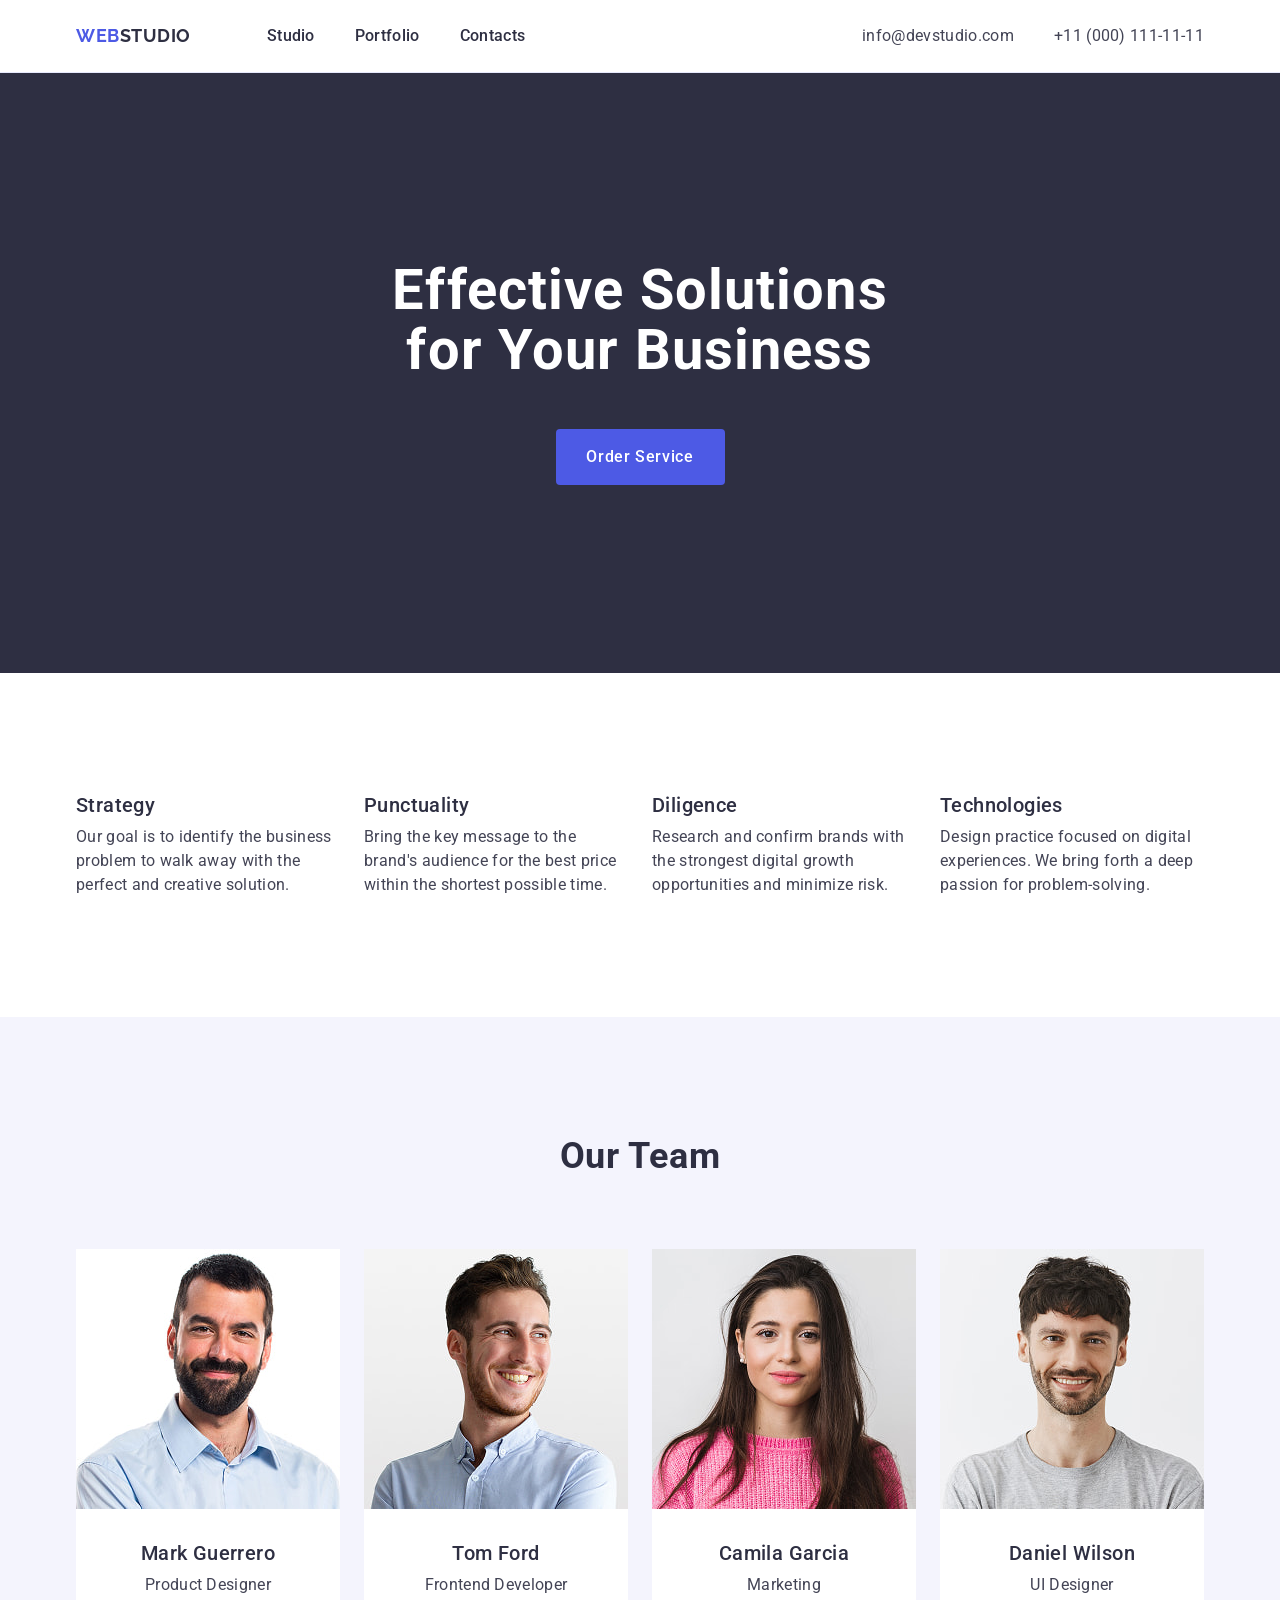
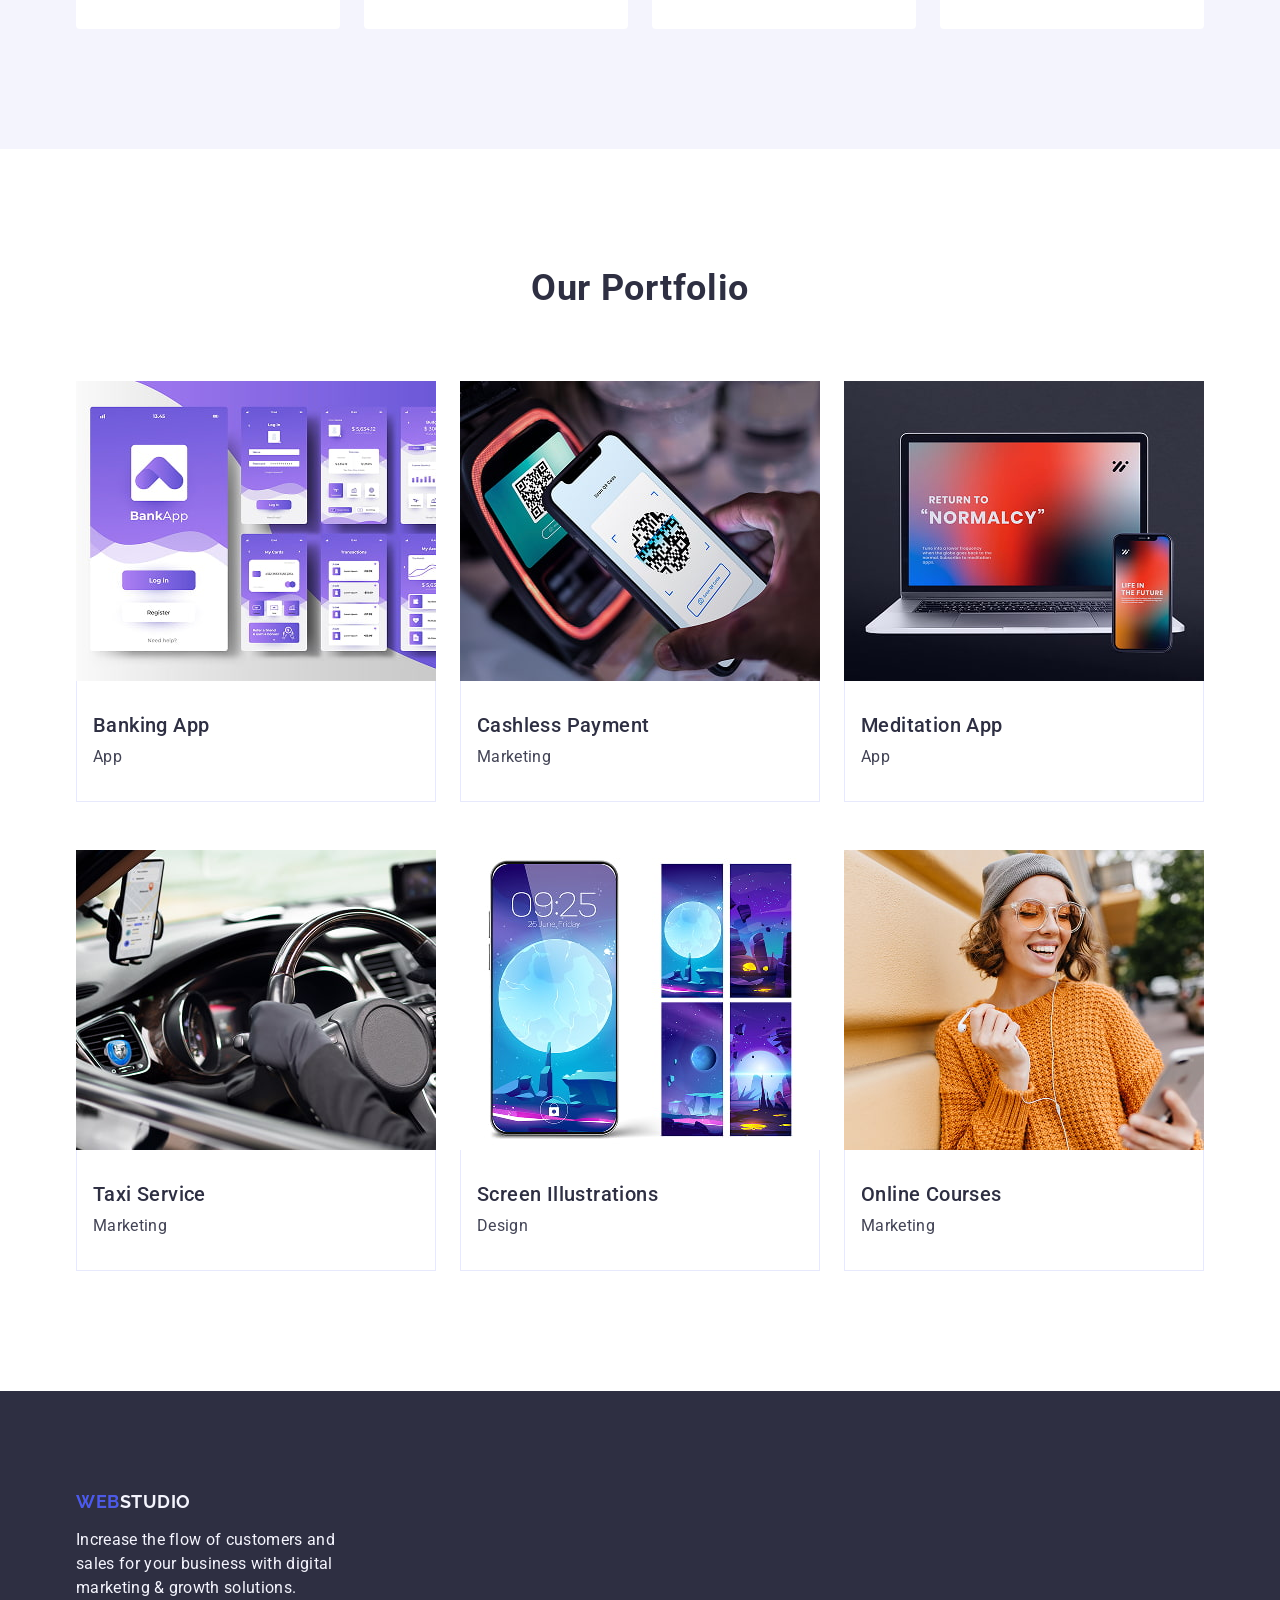
<file: index.html>
<!DOCTYPE html>
<html lang="en">
<head>
    <meta charset="UTF-8">
    <meta name="viewport" content="width=device-width, initial-scale=1.0">
    <title>Document</title>
    <!-- Fonts -->
<link rel="preconnect" href="https://fonts.googleapis.com">
<link rel="preconnect" href="https://fonts.gstatic.com" crossorigin>
<link
    href="https://fonts.googleapis.com/css2?family=Raleway:ital,wght@0,700;1,700&family=Roboto:ital,wdth,wght@0,75..100,100..900;1,75..100,100..900&display=swap"
    rel="stylesheet">
    <!-- Modern normalize -->
    <link rel="stylesheet" href="https://cdn.jsdelivr.net/npm/modern-normalize@3.0.1/modern-normalize.min.css">
    <!-- Our styles -->
    <link rel="stylesheet" href="./css/styles.css">
</head>
<body>
    <!-- PAGE HEADER -->
    <header class="page-header">
        <div class="container container-flex">
<nav class="page-navigation">
    <a class="main-logo logo-header" href="./index.html">Web<span class="main-logo-span">Studio</span></a>
    <ul class="menu">
        <li class="menu-item">
            <a class="menu-link" href="./index.html">Studio</a>
        </li>
        <li class="menu-item">
            <a class="menu-link" href="">Portfolio</a>
        </li>
        <li class="menu-item">
            <a class="menu-link" href="">Contacts</a>
        </li>
    </ul>
</nav>
<address class="page-address">
    <ul class="address-menu">
        <li class="address-menu-item">
            <a class="address-menu-link small-font" href="mailto:info@devstudio.com">info@devstudio.com</a>
        </li>
        <li class="address-menu-item">
            <a class="address-menu-link small-font" href="tel:+110001111111">+11 (000) 111-11-11</a>
        </li>
    </ul>
</address>
        </div>
    </header>
    <main class="page-main">
        <!-- HERO SECTION -->
        <section class="page-hero">
         <div class="container">
            <h1 class="hero-title title-bold">Effective Solutions for Your Business</h1>
            <button class="hero-btn" type="button">Order Service</button>
           </div>
        </section>
        <!-- FEATURE SECTION -->
    <section class="page-feature sections">
            <div class="container">
    <h2 class="feature-title visually-hidden">Feature</h2>
    <ul class="feature-list">
        <li class="feature-item">
        <h3 class="feature-second-title title-medium">Strategy</h3>
        <p class="feature-txt small-font">Our goal is to identify the business
            problem to walk away with the perfect and creative solution.</p>
        </li>
        <li class="feature-item">
        <h3 class="feature-second-title title-medium">Punctuality</h3>
        <p class="feature-txt small-font">Bring the key message to the brand's audience for the best price within the
            shortest possible time.</p>
        </li>
        <li class="feature-item">
        <h3 class="feature-second-title title-medium">Diligence</h3>
        <p class="feature-txt small-font">Research and confirm brands with the strongest digital growth opportunities
            and minimize risk.</p>
        </li>
        <li class="feature-item">
        <h3 class="feature-second-title title-medium">Technologies</h3>
        <p class="feature-txt small-font">Design practice focused on digital experiences. We bring forth a deep passion
            for problem-solving.</p>
        </li>
    </ul>
            </div>
    </section>
        <!-- TEAM SECTION -->
        <section class="page-team sections">
            <div class="container">
                <h2 class="team-title title-bold">Our Team</h2>
                <ul class="team-list">
                    <li class="team-item">
                        <img class="team-card" src="./images/ourteam/markguerrero.jpg" alt="Mark Guerrero" width="264" height="260">
                        <div class="container-card team-container">
                            <h3 class="team-second-title title-medium">Mark Guerrero</h3>
                            <p class="team-txt small-font">Product Designer</p>
                        </div>
                    </li>
                    <li class="team-item">
                        <img class="team-card" src="./images/ourteam/tomford.jpg" alt="Tom Ford" width="264" height="260">
                        <div class="container-card team-container">
                            <h3 class="team-second-title title-medium">Tom Ford</h3>
                            <p class="team-txt small-font">Frontend Developer</p>
                        </div>
                    </li>
                    <li class="team-item">
                        <img class="team-card" src="./images/ourteam/camilagarcia.jpg" alt="Camila Garcia" width="264" height="260">
                        <div class="container-card team-container">
                            <h3 class="team-second-title title-medium">Camila Garcia</h3>
                            <p class="team-txt small-font">Marketing</p>
                        </div>
                    </li>
                    <li class="team-item">
                        <img class="team-card" src="./images/ourteam/danielwilson.jpg" alt="Daniel Wilson" width="264" height="260">
                        <div class="container-card team-container">
                            <h3 class="team-second-title title-medium">Daniel Wilson</h3>
                            <p class="team-txt small-font">UI Designer</p>
                        </div>
                    </li>
                </ul>
            </div>
        </section>
        <!-- PORTFOLIO SECTION -->
        <section class="page-portfolio sections">
            <div class="container">
<h2 class="portfolio-title title-bold">Our Portfolio</h2>
<ul class="portfolio-list">
    <li class="portfolio-item">
        <img class="portfolio-card" src="./images/portfolio/img5.jpg" alt="Banking App" width="360" height="300">
        <div class="container-card portfolio-container"> 
        <h3 class="portfolio-second-title title-medium">Banking App</h3>
        <p class="portfolio-txt small-font">App</p>
        </div>
    </li>
    <li class="portfolio-item">
        <img class="portfolio-card" src="./images/portfolio/img4.jpg" alt="Cashless Payment" width="360" height="300">
        <div class="container-card portfolio-container">
        <h3 class="portfolio-second-title title-medium">Cashless Payment</h3>
        <p class="portfolio-txt small-font">Marketing</p>
        </div>
    </li>
    <li class="portfolio-item">
        <img class="portfolio-card" src="./images/portfolio/img3.jpg" alt="Meditation App" width="360" height="300">
        <div class="container-card portfolio-container">
        <h3 class="portfolio-second-title title-medium">Meditation App</h3>
        <p class="portfolio-txt small-font">App</p>
        </div>
    </li>
    <li class="portfolio-item">
        <img class="portfolio-card" src="./images/portfolio/img2.jpg" alt="Taxi Service" width="360" height="300">
        <div class="container-card portfolio-container">
        <h3 class="portfolio-second-title title-medium">Taxi Service</h3>
        <p class="portfolio-txt small-font">Marketing</p>
        </div>
    </li>
    <li class="portfolio-item">
        <img class="portfolio-card" src="./images/portfolio/img1.jpg" alt="Screen Illustrations" width="360"
            height="300">
            <div class="container-card portfolio-container">
        <h3 class="portfolio-second-title title-medium">Screen Illustrations</h3>
        <p class="portfolio-txt small-font">Design</p>
            </div>
    </li>
    <li class="portfolio-item">
        <img class="portfolio-card" src="./images/portfolio/img.jpg" alt="Online Courses" width="360" height="300">
        <div class="container-card portfolio-container">
        <h3 class="portfolio-second-title title-medium">Online Courses</h3>
        <p class="portfolio-txt small-font">Marketing</p>
        </div>
    </li>
</ul>
            </div>
        </section>
    </main>
    <!-- FOOTER PAGE -->
    <footer class="page-footer">
        <div class="container">
    <a class="main-logo footer-logo" href="./index.html">Web<span class="footer-txt">Studio</span></a>
    <p class="footer-txt small-font">Increase the flow of customers and sales for your business with digital marketing &
    growth solutions.
    </p>
        </div>
    </footer>
</body>
</html>
</file>
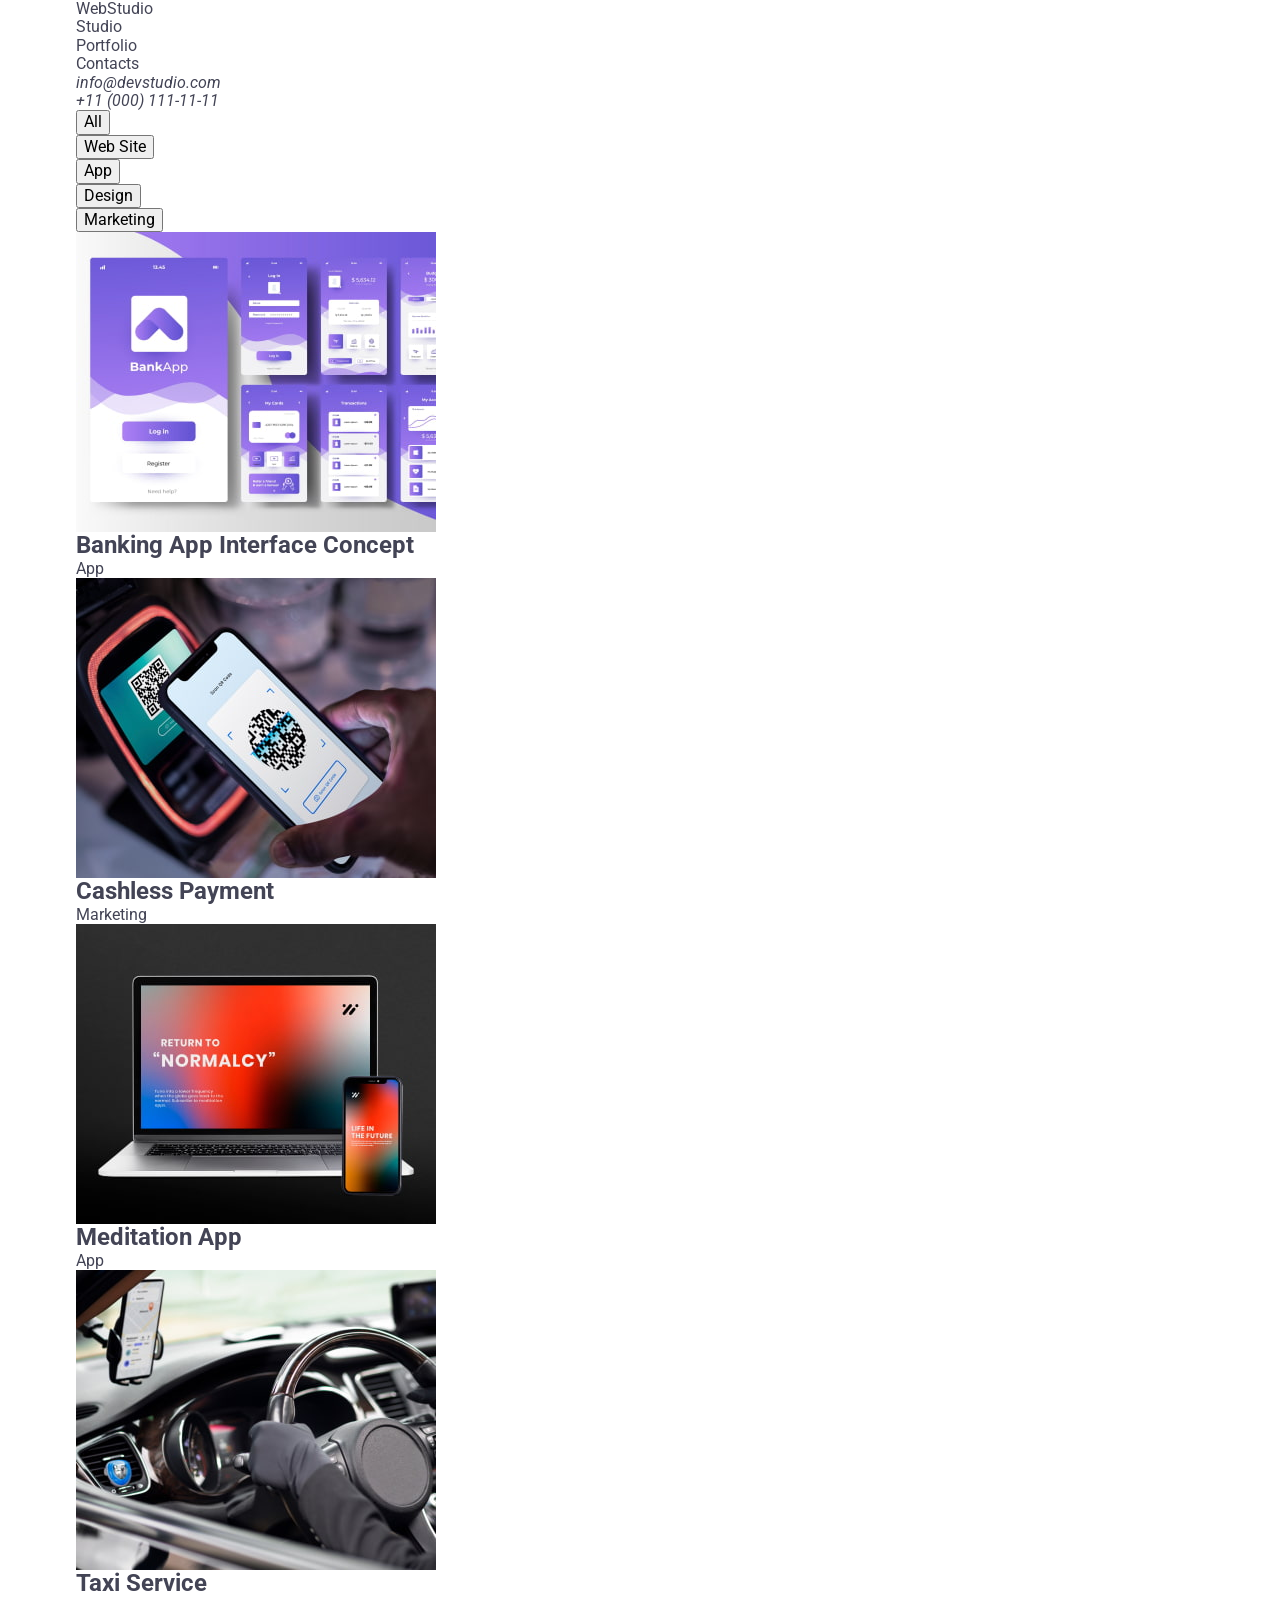
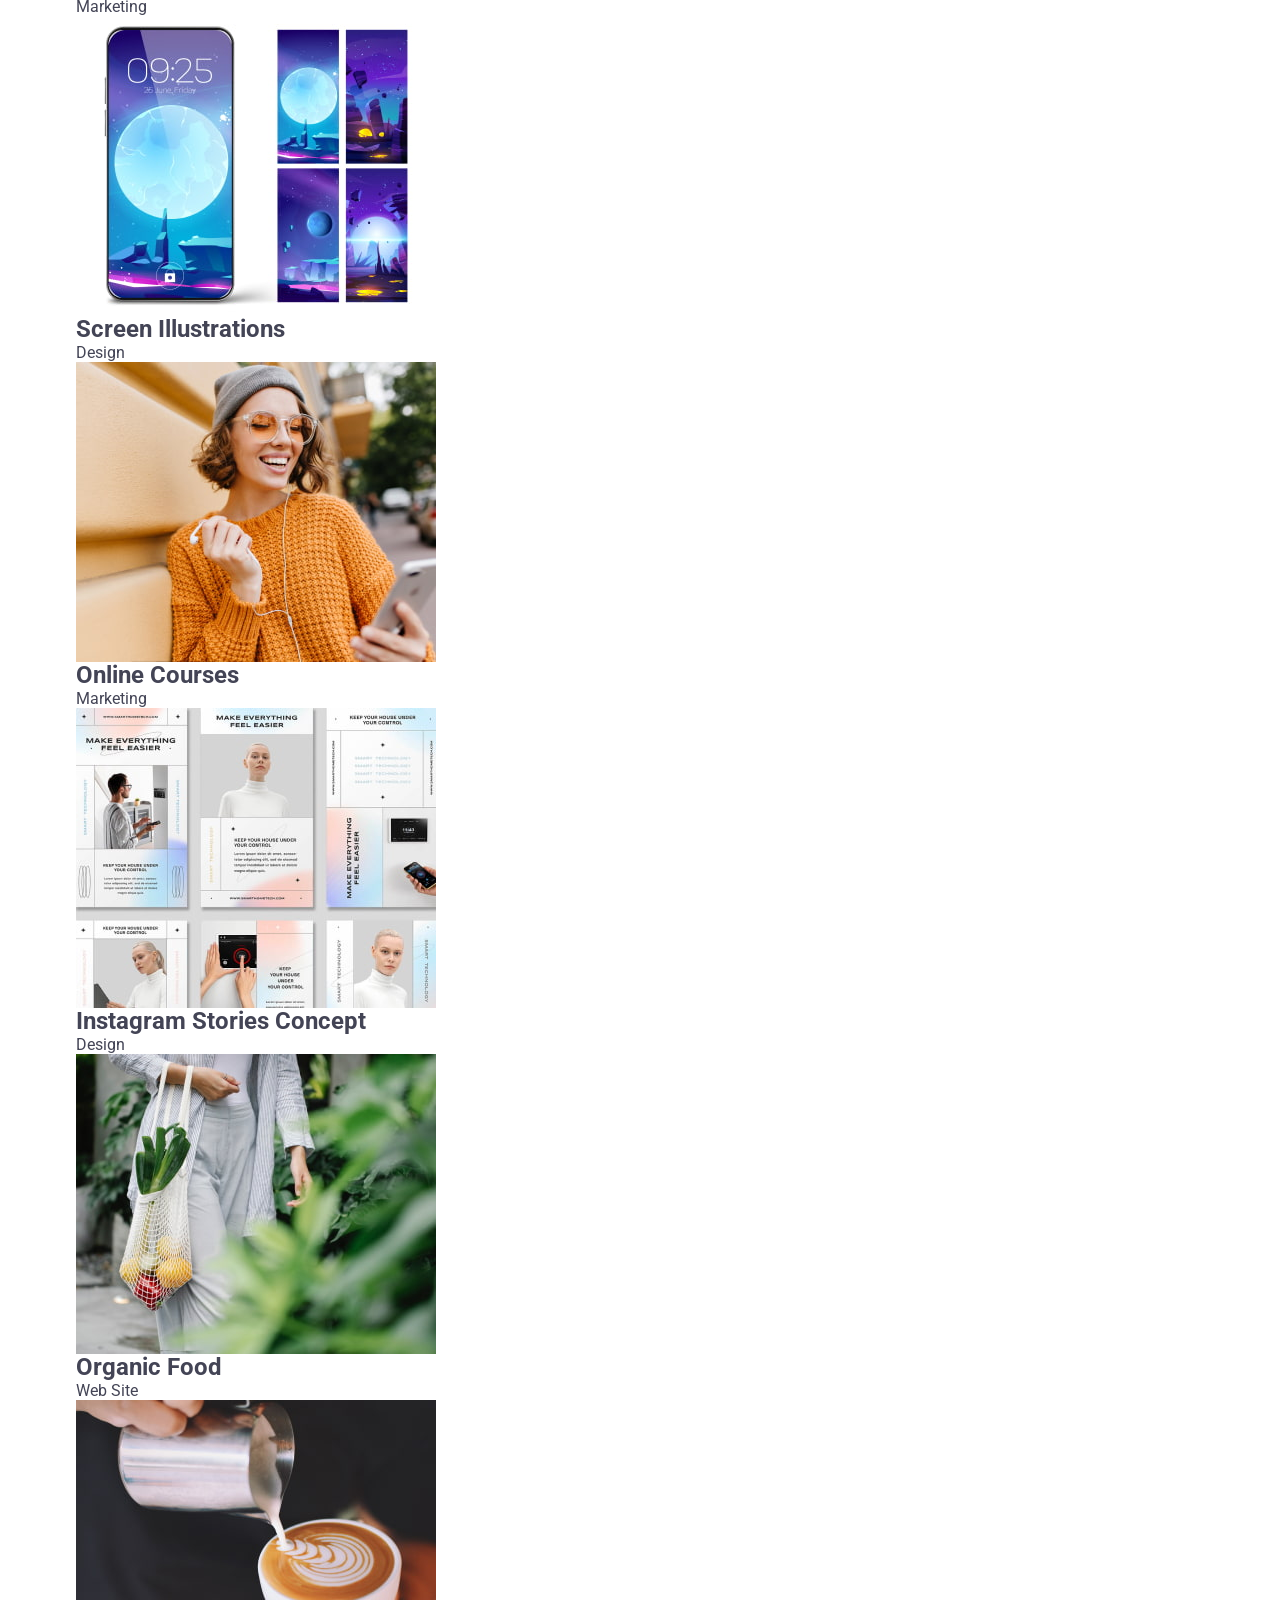
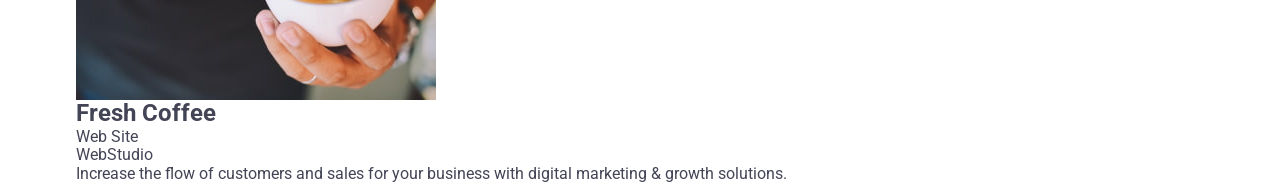
<file: portfolio.html>
<!DOCTYPE html>
<html lang="en">
  <head>
    <meta charset="UTF-8" />
    <meta http-equiv="X-UA-Compatible" content="IE=edge" />
    <meta name="viewport" content="width=device-width, initial-scale=1.0" />
    <title>Portfolio</title>
    <link rel="preconnect" href="https://fonts.googleapis.com" />
    <link rel="preconnect" href="https://fonts.gstatic.com" crossorigin />
    <link
      href="https://fonts.googleapis.com/css2?family=Raleway:wght@800&family=Roboto:wght@400;500;700;900&display=swap"
      rel="stylesheet"
    />
    <link rel="stylesheet" href="./css/modern-normalize.min.css" />
    <link rel="stylesheet" href="./css/styles.css" />
  </head>
  <body>
    <header class="header">
      <div class="container header-flex">
        <nav class="nav-header-flex">
          <a class="icon link logo-header" href="./index.html"
            >Web<span class="logo">Studio</span></a
          >
          <ul class="list header-nav-list">
            <li>
              <a class="link header-nav hover focus" href="./index.html"
                >Studio</a
              >
            </li>
            <li>
              <a class="link header-nav hover focus" href="./portfolio.html"
                >Portfolio</a
              >
            </li>
            <li>
              <a class="link header-nav hover focus" href="">Contacts</a>
            </li>
          </ul>
        </nav>
        <address class="addres">
          <ul class="list addres-list">
            <li>
              <a
                class="link list header-addres hover focus"
                href="mailto:info@devstudio.com"
                >info@devstudio.com</a
              >
            </li>
            <li>
              <a
                class="link list header-addres hover focus"
                href="tel:+110001111111"
                >+11 (000) 111-11-11</a
              >
            </li>
          </ul>
        </address>
      </div>
    </header>
    <main>
      <section class="section-portfolio">
        <div class="container">
          <h1 hidden>Portfolio</h1>
          <ul class="list list-portfolio-btn">
            <li>
              <button class="btn-portfolio" type="button">All</button>
            </li>
            <li>
              <button class="btn-portfolio" type="button">Web Site</button>
            </li>
            <li>
              <button class="btn-portfolio" type="button">App</button>
            </li>
            <li>
              <button class="btn-portfolio" type="button">Design</button>
            </li>
            <li>
              <button class="btn-portfolio" type="button">Marketing</button>
            </li>
          </ul>
          <ul class="list list-portfolio-card">
            <li class="card-portfolio">
              <a class="link" href="">
                <img
                  src="./images/portfolio/1.jpg"
                  alt="BankingApp"
                  width="360"
                  height="300"
                />
                <div class="container-portfolio-card">
                  <h2 class="subtitle">Banking App Interface Concept</h2>
                  <p class="body-txt">App</p>
                </div></a
              >
            </li>
            <li class="card-portfolio">
              <a class="link" href=""
                ><img
                  src="./images/portfolio/2.jpg"
                  alt="Payment"
                  width="360"
                  height="300"
                />
                <div class="container-portfolio-card">
                  <h2 class="subtitle">Cashless Payment</h2>
                  <p class="body-txt">Marketing</p>
                </div></a
              >
            </li>
            <li class="card-portfolio">
              <a class="link" href=""
                ><img
                  src="./images/portfolio/3.jpg"
                  alt="Meditation"
                  width="360"
                  height="300"
                />
                <div class="container-portfolio-card">
                  <h2 class="subtitle">Meditation App</h2>
                  <p class="body-txt">App</p>
                </div></a
              >
            </li>
            <li class="card-portfolio">
              <a class="link" href=""
                ><img
                  src="./images/portfolio/4.jpg"
                  alt="TaxiService"
                  width="360"
                  height="300"
                />
                <div class="container-portfolio-card">
                  <h2 class="subtitle">Taxi Service</h2>
                  <p class="body-txt">Marketing</p>
                </div></a
              >
            </li>
            <li class="card-portfolio">
              <a class="link" href=""
                ><img
                  src="./images/portfolio/5.jpg"
                  alt="Screen"
                  width="360"
                  height="300"
                />
                <div class="container-portfolio-card">
                  <h2 class="subtitle">Screen Illustrations</h2>
                  <p class="body-txt">Design</p>
                </div></a
              >
            </li>
            <li class="card-portfolio">
              <a class="link" href=""
                ><img
                  src="./images/portfolio/6.jpg"
                  alt="OnlineCourses"
                  width="360"
                  height="300"
                />
                <div class="container-portfolio-card">
                  <h2 class="subtitle">Online Courses</h2>
                  <p class="body-txt">Marketing</p>
                </div></a
              >
            </li>
            <li class="card-portfolio">
              <a class="link" href=""
                ><img
                  src="./images/portfolio/7.jpg"
                  alt="StoriesConcept"
                  width="360"
                  height="300"
                />
                <div class="container-portfolio-card">
                  <h2 class="subtitle">Instagram Stories Concept</h2>
                  <p class="body-txt">Design</p>
                </div></a
              >
            </li>
            <li class="card-portfolio">
              <a class="link" href=""
                ><img
                  src="./images/portfolio/8.jpg"
                  alt="OrganicFood"
                  width="360"
                  height="300"
                />
                <div class="container-portfolio-card">
                  <h2 class="subtitle">Organic Food</h2>
                  <p class="body-txt">Web Site</p>
                </div></a
              >
            </li>
            <li class="card-portfolio">
              <a class="link" href="">
                <img
                  src="./images/portfolio/9.jpg"
                  alt="Coffee"
                  width="360"
                  height="300"
                />
                <div class="container-portfolio-card">
                  <h2 class="subtitle">Fresh Coffee</h2>
                  <p class="body-txt">Web Site</p>
                </div></a
              >
            </li>
          </ul>
        </div>
      </section>
    </main>
    <footer class="footer">
      <div class="container">
        <a class="icon link icon-footer" href="./index.html"
          >Web<span class="logo-footer">Studio</span></a
        >
        <p class="body-txt-footer">
          Increase the flow of customers and sales for your business with
          digital marketing & growth solutions.
        </p>
      </div>
    </footer>
  </body>
</html>
</file>
<file: css/styles.css>
:root {
    /* color */
    --iris-color: #4d5ae5;
    --secondary-cl: #2e2f42;
    --main-cl: #434455;
    --main-hover-cl: #404bbf;
    --white-cl: #ffffff;
    --cloud-cl: #f4f4fd;
    --border-cl: #e7e9fc;
    
}

body {
    font-family: "Roboto", sans-serif;
    color: var(--main-cl);
    background-color: var(--white-cl);
    
}

h1,
h2,
h3,
h4,
h5,
h6,
p {
    margin-top: 0;
    margin-bottom: 0;
}

ul,
ol {
    padding-left: 0;
    margin-top: 0;
    margin-bottom: 0;
    list-style: none;
}

a {
    text-decoration: none;
    color: inherit;
}

img{
    display: block;
}

button {
    cursor: pointer;
}



.container {
    max-width: 1158px;
    padding-left: 15px;
    padding-right: 15px;
    margin-left: auto;
    margin-right: auto;
}

.container-card {
    padding: 32px 16px;
}

.container-flex {
    display: flex;
}

.main-logo {
    font-family: "Raleway", sans-serif;
    font-weight: 700;
    font-size: 18px;
    line-height: 1.17;
    letter-spacing: 0.03em;
    text-transform: uppercase;
    color: var(--iris-color);
}

.main-logo-span {
    color: var(--secondary-cl);
}

.small-font {
    line-height: 1.50;
    letter-spacing: 0.02em;
}

.title-bold {
    font-weight: 700;
    font-size: 36px;
    line-height: 1.11;
    letter-spacing: 0.02em;
    text-align: center;
    text-transform: capitalize;
    color: var(--secondary-cl);
    margin-bottom: 72px;
}

.title-medium {
    font-weight: 500;
    font-size: 20px;
    line-height: 1.20;
    letter-spacing: 0.02em;
    color: var(--secondary-cl);
    margin-bottom: 8px;
}

.sections {
    padding-top: 120px;
    padding-bottom: 120px;
}



.visually-hidden {
    position: absolute;
    width: 1px;
    height: 1px;
    margin: -1px;
    border: 0;
    padding: 0;

    white-space: nowrap;
    clip-path: inset(100%);
    clip: rect(0 0 0 0);
    overflow: hidden;
}

/* ===================== HEADER STYLES ===================== */

.page-header {
    border-bottom: 1px solid var(--border-cl);
}

.logo-header {
    margin-right: 76px;
}

.page-navigation {
    display: flex;
    align-items: center;
    margin-right: auto;
}

.menu {
    display: flex;
    gap: 40px;
}


.menu-link {
    display: block;
    font-weight: 500;
    line-height: 1.50;
    letter-spacing: 0.02em;
    color: var(--secondary-cl);
    padding-top: 24px;
    padding-bottom: 24px;
}

.menu-link:hover,
.menu-link:focus {
    color: var(--main-hover-cl);
}

.page-address {
    font-style: normal;
}

.address-menu {
    display: flex;
    gap: 40px;
}
.address-menu-link{
    display: block;
    padding-top: 24px;
    padding-bottom: 24px;
}

.address-menu-link:hover,
.address-menu-link:focus {
    color: var(--main-hover-cl);
}

/* ===================== HERO STYLES ===================== */

.page-hero {
    background-color: var(--secondary-cl);
    padding-top: 188px;
    padding-bottom: 188px;
}

.hero-title {
    font-size: 56px;
    line-height: 1.07;
    text-transform: none;
    color: var(--white-cl);
    max-width: 496px;
    margin: auto auto 48px;
    
}

.hero-btn {
    display: block;
    margin: auto;
    font-weight: 500;
    font-size: 16px;
    line-height: 1.50;
    letter-spacing: 0.04em;
    color: var(--white-cl);
    background-color: var(--iris-color);
    text-align: center;
    border: none;
    border-radius: 4px;
    min-width: 169px;
    height: 56px;

}
.hero-btn:hover,
.hero-btn:focus {
    background-color: var(--main-hover-cl);
}

/* ===================== FEATURE STYLES ===================== */
.feature-list {
    display: flex;
    gap: 24px;
}

.feature-item {
    width: calc((100% - 3 * 24px) / 4);
}

.feature-second-title {
    margin-top: 0;
}


/* ===================== TEAM STYLES ===================== */

.page-team{
    background-color: var(--cloud-cl);
}

.team-list {
    display: flex;
    gap: 24px;
}

.team-item {
    background-color: var(--white-cl);
    width: calc((100% - 3 * 24px) / 4);
    border-radius: 0 0 4px 4px;
}

.team-second-title {
    text-align: center;
}

.team-txt {
    text-align: center;
}

.team-container {
    padding-left: 0;
    padding-right: 0;
}

/* ===================== PORTFOLIO STYLES ===================== */

.portfolio-list {
    display: flex;
    column-gap: 24px;
    row-gap: 48px;
    flex-wrap: wrap;
}

.portfolio-item {
    width: calc((100% - 48px) / 3);
}

.portfolio-container {
    border: 1px solid var(--border-cl);
    border-top: none;
}

/* ===================== FOOTER STYLES ===================== */

.page-footer {
    background-color: var(--secondary-cl);
    padding: 100px 0;
}

.footer-logo {
    display: inline-block;
    margin-bottom: 16px;
}

.footer-txt {
    color: var(--cloud-cl);
    max-width: 264px;
}
</file>
